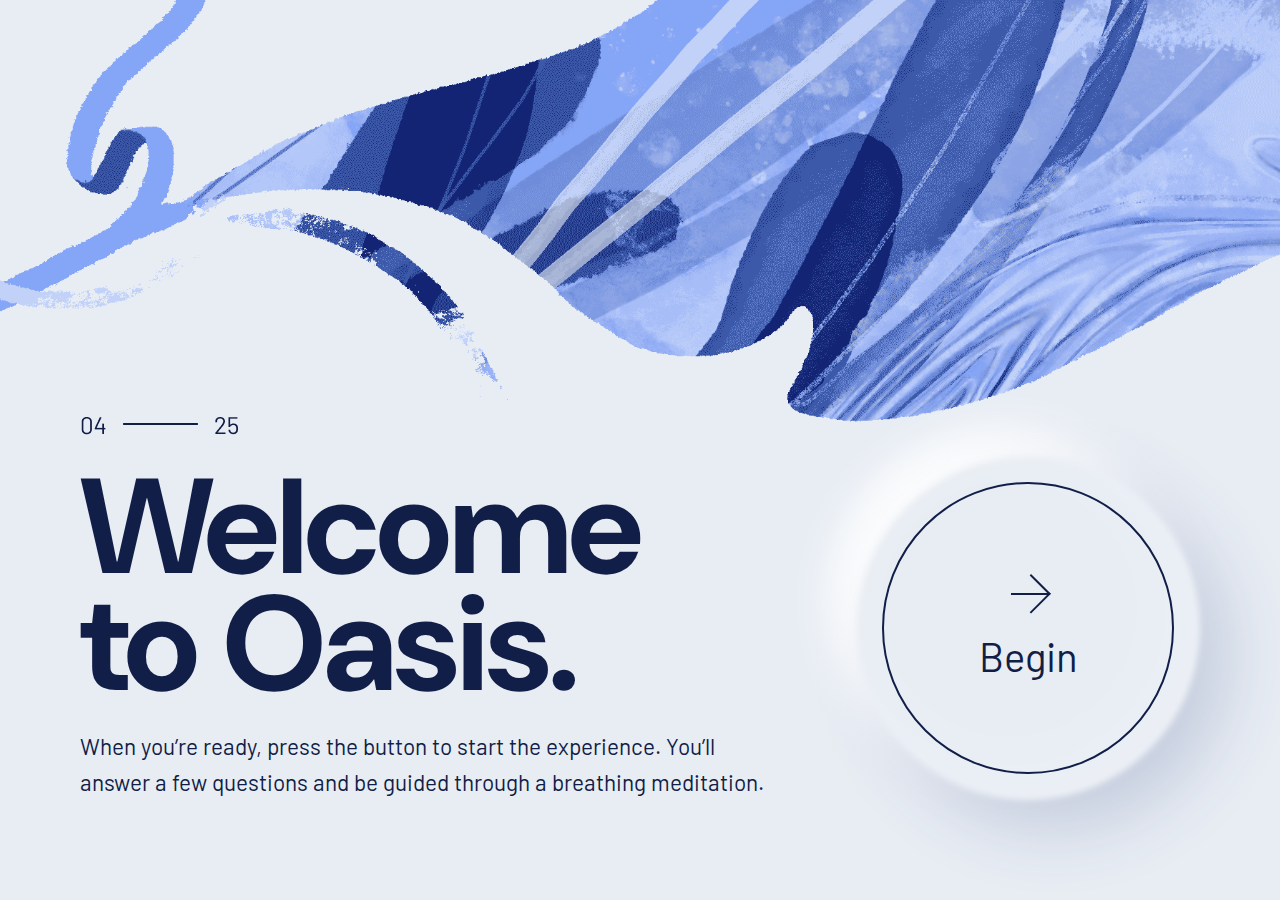
<file: OasisApp/index.html>
<!DOCTYPE html>
<html lang="en">

<head>
  <meta charset="utf-8">

  <title>Oasis</title>

  <link rel="stylesheet" href="styles/reset.css">
  <link rel="stylesheet" href="styles/index.css">
  <meta name="viewport" content="width=device-width, initial-scale=1">
  <link rel="icon" href="media/favicon-32.png" type="image/png" sizes="32x32">
  <link rel="icon" href="media/favicon-64.png" type="image/png" sizes="64x64">
  <!-- <script src="libraries/p5.min.js"></script> -->
  <!-- Global site tag (gtag.js) - Google Analytics -->
  <script async src="https://www.googletagmanager.com/gtag/js?id=UA-90541343-5"></script>
  <script>
    window.dataLayer = window.dataLayer || [];

    function gtag() {
      dataLayer.push(arguments);
    }
    gtag('js', new Date());

    gtag('config', 'UA-90541343-5');
  </script>
</head>

<body>
  <div class="wrapper" id="homeBg">
    <div class="homeTopBG heroImageAnimation"></div>
    <div class="containHome">
      <!-- Launch Info Section -->
      <div class="launchTextContainer">
        <img src="media/launch-extras.png" class="dateLine" alt="04 ------ 25">

        <h1 class="textHeadline">Welcome<br>to Oasis.</h1>

        <p class="textParagraph">When you’re ready, press the button to start the
          experience. You’ll answer a few questions and be
          guided through a breathing meditation.
        </p>
      </div>

      <!-- Begin Button -->
      <div class="beginButtonContainer" onclick="beginQuestions()">
        <div class="beginButton"></div>
        <div class="beginCircle">
          <div class="beginArrowContainer">
            <div class="beginArrowLine"></div>
            <div class="beginArrowPoint"></div>
          </div>

          <div class="beginText">Begin</div>
        </div>
      </div>
    </div>
  </div>

  <script src="scripts/index.js"></script>
</body>

</html>
</file>
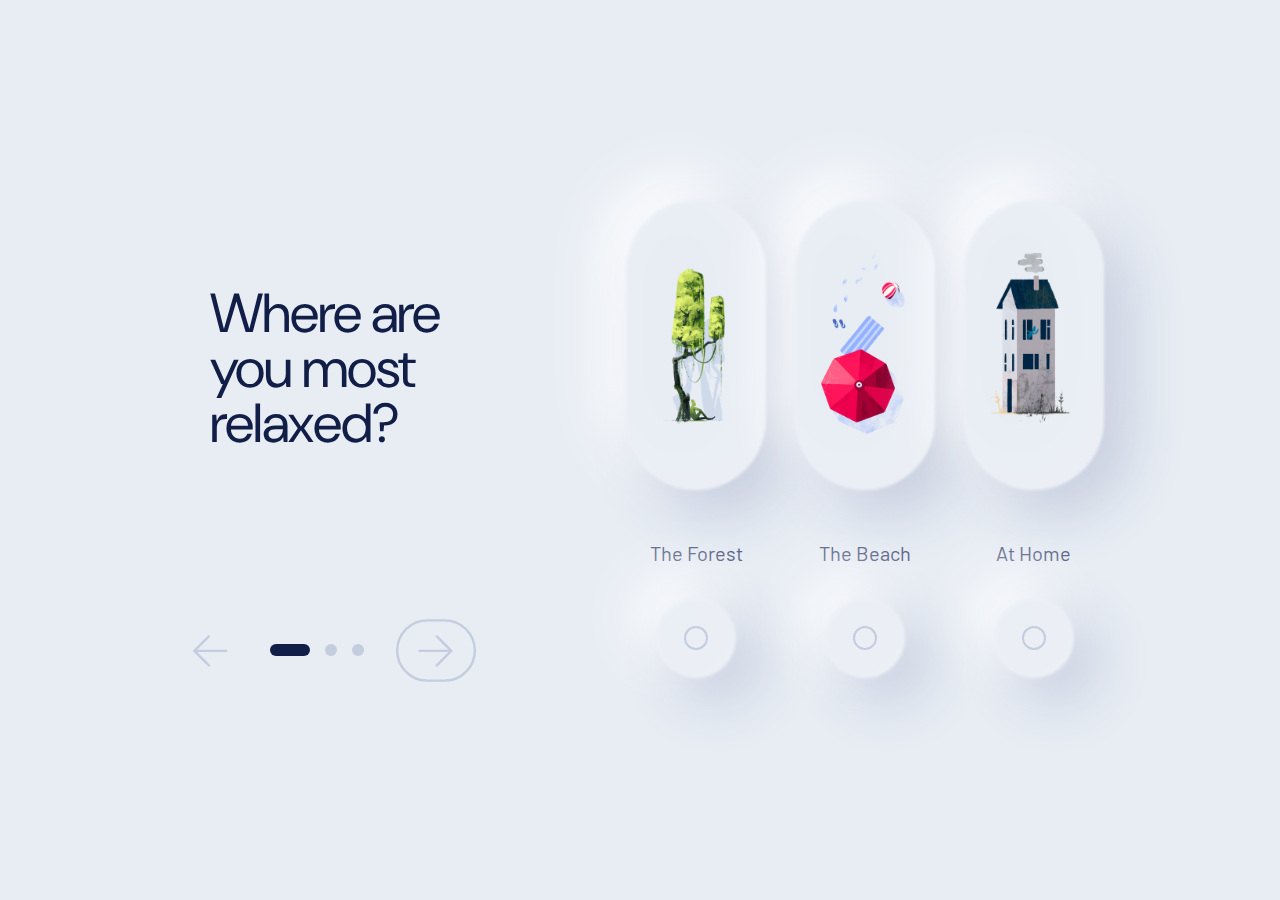
<file: OasisApp/question1.html>
<!DOCTYPE html>
<html lang="en">

<head>
  <meta charset="utf-8">

  <title>Oasis - Question 1</title>

  <link rel="stylesheet" href="styles/reset.css">
  <link rel="stylesheet" href="styles/questions.css">
  <meta name="viewport" content="width=device-width, initial-scale=1">
  <link rel="icon" href="media/favicon-32.png" type="image/png" sizes="32x32">
  <link rel="icon" href="media/favicon-64.png" type="image/png" sizes="64x64">
  <script src="scripts/index.js"></script>
  <!-- Global site tag (gtag.js) - Google Analytics -->
  <script async src="https://www.googletagmanager.com/gtag/js?id=UA-90541343-5"></script>
  <script>
    window.dataLayer = window.dataLayer || [];

    function gtag() {
      dataLayer.push(arguments);
    }
    gtag('js', new Date());

    gtag('config', 'UA-90541343-5');
  </script>
</head>

<body class="1">
  <div class="desktopVersion">
    <div class="wrapper">

      <div class="questionWrapper">

        <div class="questionInfoContainer">

          <!-- Question Text -->
          <div class="questionTextContainer">
            <h1 class="questionText">Where are<br>you most<br>relaxed?</h1>
          </div>

          <!-- Navigation -->
          <div class="navigationControls">

            <div class="navArrowContainer" onclick="back()">
              <div class="leftNavArrow"></div>
            </div>

            <div class="navBreadcrumbContainer">
              <div class="navBreadcrumb navCurrentBreadcrumb"></div>
              <div class="navBreadcrumb"></div>
              <div class="navBreadcrumb"></div>
            </div>

            <div class="navArrowContainer" onclick="answerQuestion()">
              <div class="rightNavArrow"></div>
            </div>

          </div>
        </div>

        <div class="optionRowContainer">

          <!-- Option 1 -->
          <div class="optionContainer">

            <div class="optionImageContainer">
              <div class="pillShape"></div>
              <img src="media/forest.png" class="optionImage">
            </div>

            <div class="optionText">
              <p>The Forest</p>
            </div>

            <div class="buttonContainer" onclick="answerQuestion(0)" id="0">
              <div class="buttonOuter"></div>
              <div class="buttonInner"></div>
            </div>

          </div>

          <!-- Option 2 -->
          <div class="optionContainer">

            <div class="optionImageContainer">
              <div class="pillShape"></div>
              <img src="media/beach.png" class="optionImage">
            </div>


            <div class="optionText">
              <p>The Beach</p>
            </div>

            <div class="buttonContainer" onclick="answerQuestion(1)" id="1">
              <div class="buttonOuter"></div>
              <div class="buttonInner"></div>
            </div>

          </div>

          <!-- Option 3 -->
          <div class="optionContainer">

            <div class="optionImageContainer">
              <div class="pillShape"></div>
              <img src="media/home.png" class="optionImage">
            </div>

            <div class="optionText">
              <p>At Home</p>
            </div>

            <div class="buttonContainer" onclick="answerQuestion(2)" id="2">
              <div class="buttonOuter"></div>
              <div class="buttonInner"></div>
            </div>

          </div>

        </div>

      </div>

    </div>
  </div>

  <div class="mobileVersion">
    <div class="mobileQuestionLeftRail">

      <!-- Question Text -->
      <div class="questionTextContainer">
        <h1 class="questionText">Where are<br>you most<br>relaxed?</h1>
      </div>

      <!-- Option 1 -->
      <div class="optionContainer">

        <div class="optionImageContainer">
          <div class="pillShape"></div>
          <img src="media/forest.png" class="optionImage">
        </div>
        <div class="textButtonContainer">


          <div class="buttonContainer" onclick="answerQuestion(0)" id="0">
            <div class="buttonOuter"></div>
            <div class="buttonInner"></div>
          </div>
          <div class="optionText">
            <p>The Forest</p>
          </div>
        </div>
      </div>
    </div>
    <div class="mobileQuestionRightRail">
      <!-- Option 2 -->
      <div class="optionContainer">
        <div class="optionImageContainer">
          <div class="pillShape"></div>
          <img src="media/beach.png" class="optionImage">
        </div>
        <div class="textButtonContainer">

          <div class="buttonContainer" onclick="answerQuestion(1)" id="1">
            <div class="buttonOuter"></div>
            <div class="buttonInner"></div>
          </div>
          <div class="optionText">
            <p>The Beach</p>
          </div>
        </div>
      </div>

      <!-- Option 3 -->
      <div class="optionContainer">
        <div class="optionImageContainer">
          <div class="pillShape"></div>
          <img src="media/home.png" class="optionImage">
        </div>
        <div class="textButtonContainer">

          <div class="buttonContainer" onclick="answerQuestion(2)" id="2">
            <div class="buttonOuter"></div>
            <div class="buttonInner"></div>
          </div>
          <div class="optionText">
            <p>At Home</p>
          </div>
        </div>

      </div>
    </div>
  </div>

</body>

</html>
</file>
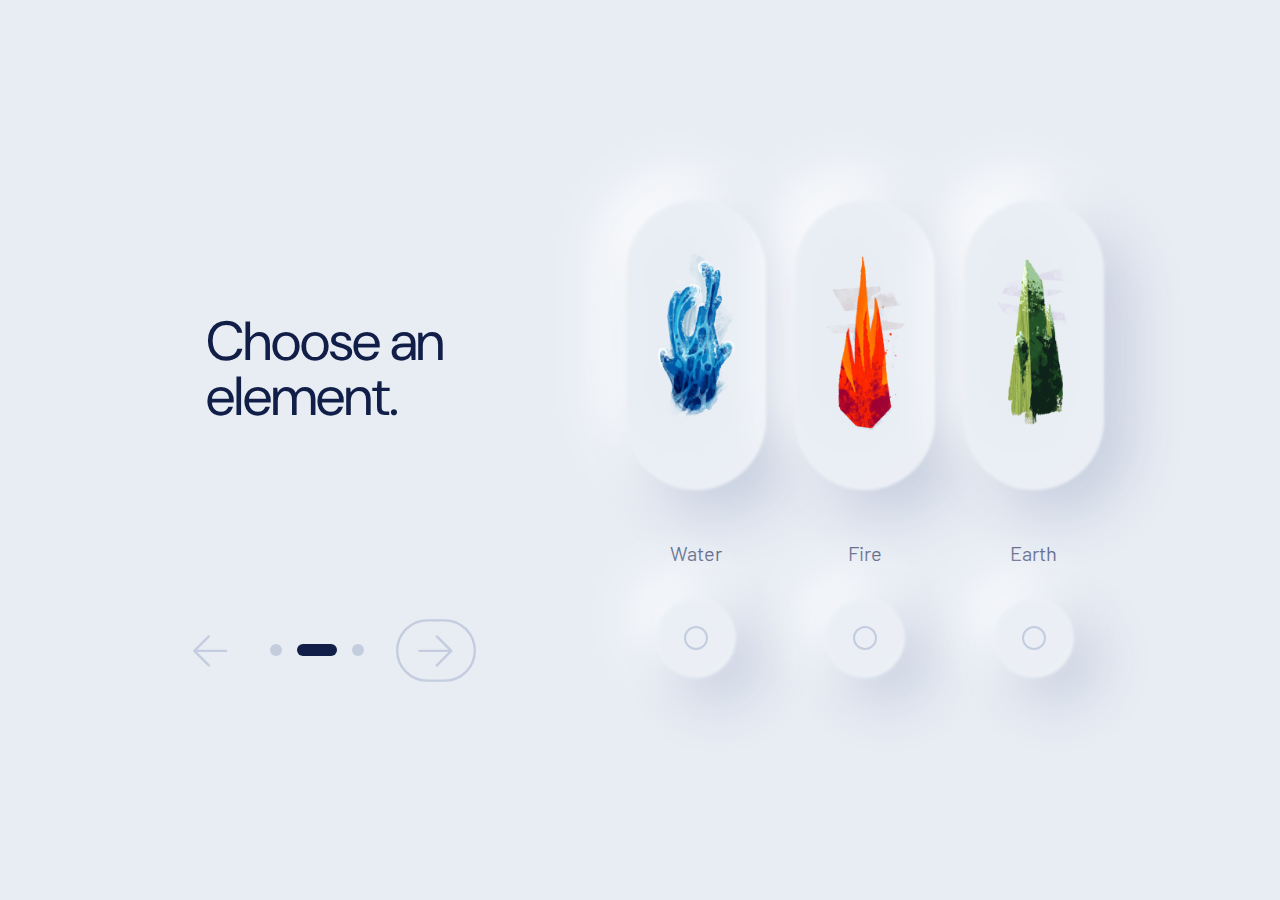
<file: OasisApp/question2.html>
<!DOCTYPE html>
<html lang="en">

<head>
  <meta charset="utf-8">

  <title>Oasis - Question 2</title>

  <link rel="stylesheet" href="styles/reset.css">
  <link rel="stylesheet" href="styles/questions.css">
  <meta name="viewport" content="width=device-width, initial-scale=1">
  <link rel="icon" href="media/favicon-32.png" type="image/png" sizes="32x32">
  <link rel="icon" href="media/favicon-64.png" type="image/png" sizes="64x64">
  <script src="scripts/index.js"></script>
  <!-- Global site tag (gtag.js) - Google Analytics -->
  <script async src="https://www.googletagmanager.com/gtag/js?id=UA-90541343-5"></script>
  <script>
    window.dataLayer = window.dataLayer || [];

    function gtag() {
      dataLayer.push(arguments);
    }
    gtag('js', new Date());

    gtag('config', 'UA-90541343-5');
  </script>
</head>

<body class="2">
  <div class="desktopVersion">
    <div class="wrapper">

      <div class="questionWrapper">

        <div class="questionInfoContainer">

          <!-- Question Text -->
          <div class="questionTextContainer">
            <h1 class="questionText">Choose an<br>element.</h1>
          </div>

          <!-- Navigation -->
          <div class="navigationControls">

            <div class="navArrowContainer" onclick="back(2)">
              <div class="leftNavArrow"></div>
            </div>

            <div class="navBreadcrumbContainer">
              <div class="navBreadcrumb "></div>
              <div class="navBreadcrumb navCurrentBreadcrumb"></div>
              <div class="navBreadcrumb"></div>
            </div>

            <div class="navArrowContainer" onclick="answerQuestion(2)">
              <div class="rightNavArrow"></div>
            </div>
          </div>
        </div>

        <div class="optionRowContainer">

          <!-- Option 1 -->
          <div class="optionContainer">

            <div class="optionImageContainer">
              <div class="pillShape"></div>
              <img src="media/water.png" class="optionImage">
            </div>

            <div class="optionText">
              <p>Water</p>
            </div>

            <div class="buttonContainer" onclick="answerQuestion(0)" id="0">
              <div class="buttonOuter"></div>
              <div class="buttonInner"></div>
            </div>

          </div>

          <!-- Option 2 -->
          <div class="optionContainer">

            <div class="optionImageContainer">
              <div class="pillShape"></div>
              <img src="media/fire.png" class="optionImage">
            </div>

            <div class="optionText">
              <p>Fire</p>
            </div>

            <div class="buttonContainer" onclick="answerQuestion(1)" id="1">
              <div class="buttonOuter"></div>
              <div class="buttonInner"></div>
            </div>

          </div>

          <!-- Option 3 -->
          <div class="optionContainer">

            <div class="optionImageContainer">
              <div class="pillShape"></div>
              <img src="media/earth.png" class="optionImage">
            </div>

            <div class="optionText">
              <p>Earth</p>
            </div>

            <div class="buttonContainer" onclick="answerQuestion(2)" id="2">
              <div class="buttonOuter"></div>
              <div class="buttonInner"></div>
            </div>

          </div>

        </div>

      </div>

    </div>
  </div>


  <div class="mobileVersion">
    <div class="mobileQuestionLeftRail">

      <!-- Question Text -->
      <div class="questionTextContainer">
        <h1 class="questionText">Choose an<br>element.</h1>
      </div>

      <!-- Option 1 -->
      <div class="optionContainer">

        <div class="optionImageContainer">
          <div class="pillShape"></div>
          <img src="media/water.png" class="optionImage">
        </div>
        <div class="textButtonContainer">


          <div class="buttonContainer" onclick="answerQuestion(0)" id="0">
            <div class="buttonOuter"></div>
            <div class="buttonInner"></div>
          </div>
          <div class="optionText">
            <p>Water</p>
          </div>
        </div>
      </div>
    </div>
    <div class="mobileQuestionRightRail">
      <!-- Option 2 -->
      <div class="optionContainer">
        <div class="optionImageContainer">
          <div class="pillShape"></div>
          <img src="media/fire.png" class="optionImage">
        </div>
        <div class="textButtonContainer">

          <div class="buttonContainer" onclick="answerQuestion(1)" id="1">
            <div class="buttonOuter"></div>
            <div class="buttonInner"></div>
          </div>
          <div class="optionText">
            <p>Fire</p>
          </div>
        </div>
      </div>

      <!-- Option 3 -->
      <div class="optionContainer">
        <div class="optionImageContainer">
          <div class="pillShape"></div>
          <img src="media/earth.png" class="optionImage">
        </div>
        <div class="textButtonContainer">

          <div class="buttonContainer" onclick="answerQuestion(2)" id="2">
            <div class="buttonOuter"></div>
            <div class="buttonInner"></div>
          </div>
          <div class="optionText">
            <p>Earth</p>
          </div>
        </div>

      </div>
    </div>
  </div>
</body>

</html>
</file>
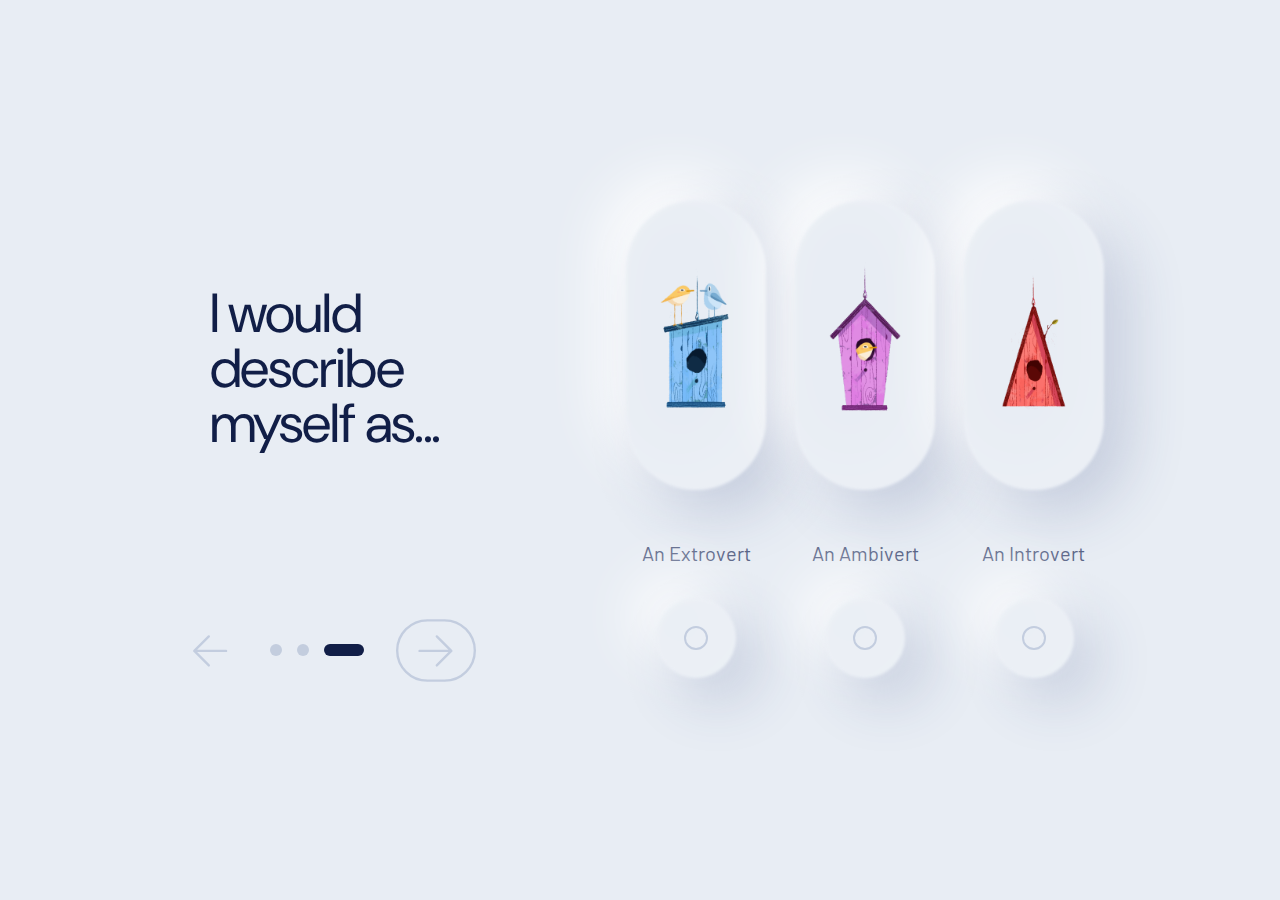
<file: OasisApp/question3.html>
<!DOCTYPE html>
<html lang="en">

<head>
  <meta charset="utf-8">

  <title>Oasis - Question 3</title>

  <link rel="stylesheet" href="styles/reset.css">
  <link rel="stylesheet" href="styles/questions.css">
  <meta name="viewport" content="width=device-width, initial-scale=1">
  <link rel="icon" href="media/favicon-32.png" type="image/png" sizes="32x32">
  <link rel="icon" href="media/favicon-64.png" type="image/png" sizes="64x64">
  <script src="scripts/index.js"></script>
  <!-- Global site tag (gtag.js) - Google Analytics -->
  <script async src="https://www.googletagmanager.com/gtag/js?id=UA-90541343-5"></script>
  <script>
    window.dataLayer = window.dataLayer || [];

    function gtag() {
      dataLayer.push(arguments);
    }
    gtag('js', new Date());

    gtag('config', 'UA-90541343-5');
  </script>
</head>

<body class="3">
  <div class="desktopVersion">
    <div class="wrapper">

      <div class="questionWrapper">

        <div class="questionInfoContainer">

          <!-- Question Text -->
          <div class="questionTextContainer">
            <h1 class="questionText">I would<br>describe<br>myself as...</h1>
          </div>

          <!-- Navigation -->
          <div class="navigationControls">

            <div class="navArrowContainer" onclick="back()">
              <div class="leftNavArrow"></div>
            </div>

            <div class="navBreadcrumbContainer">
              <div class="navBreadcrumb "></div>
              <div class="navBreadcrumb"></div>
              <div class="navBreadcrumb navCurrentBreadcrumb"></div>
            </div>

            <div class="navArrowContainer" onclick="answerQuestion()">
              <div class="rightNavArrow"></div>
            </div>

          </div>
        </div>

        <div class="optionRowContainer">

          <!-- Option 1 -->
          <div class="optionContainer">

            <div class="optionImageContainer">
              <div class="pillShape"></div>
              <img src="media/extroverted.png" class="optionImage">
            </div>

            <div class="optionText">
              <p>An Extrovert</p>
            </div>

            <div class="buttonContainer" onclick="answerQuestion(0)" id="0">
              <div class="buttonOuter"></div>
              <div class="buttonInner"></div>
            </div>

          </div>

          <!-- Option 2 -->
          <div class="optionContainer">

            <div class="optionImageContainer">
              <div class="pillShape"></div>
              <img src="media/ambiverted.png" class="optionImage">
            </div>

            <div class="optionText">
              <p>An Ambivert</p>
            </div>

            <div class="buttonContainer" onclick="answerQuestion(1)" id="1">
              <div class="buttonOuter"></div>
              <div class="buttonInner"></div>
            </div>

          </div>

          <!-- Option 3 -->
          <div class="optionContainer">

            <div class="optionImageContainer">
              <div class="pillShape"></div>
              <img src="media/introverted.png" class="optionImage">
            </div>

            <div class="optionText">
              <p>An Introvert</p>
            </div>

            <div class="buttonContainer" onclick="answerQuestion(2)" id="2">
              <div class="buttonOuter"></div>
              <div class="buttonInner"></div>
            </div>

          </div>

        </div>

      </div>

    </div>

  </div>
  <div class="mobileVersion">
    <div class="mobileQuestionLeftRail">

      <!-- Question Text -->
      <div class="questionTextContainer">
        <h1 class="questionText">I would<br>describe<br>myself as...</h1>
      </div>

      <!-- Option 1 -->
      <div class="optionContainer">

        <div class="optionImageContainer">
          <div class="pillShape"></div>
          <img src="media/extroverted.png" class="optionImage">
        </div>
        <div class="textButtonContainer">


          <div class="buttonContainer" onclick="answerQuestion(0)" id="0">
            <div class="buttonOuter"></div>
            <div class="buttonInner"></div>
          </div>
          <div class="optionText">
            <p>An Extrovert</p>
          </div>
        </div>
      </div>
    </div>
    <div class="mobileQuestionRightRail">
      <!-- Option 2 -->
      <div class="optionContainer">
        <div class="optionImageContainer">
          <div class="pillShape"></div>
          <img src="media/ambiverted.png" class="optionImage">
        </div>
        <div class="textButtonContainer">

          <div class="buttonContainer" onclick="answerQuestion(1)" id="1">
            <div class="buttonOuter"></div>
            <div class="buttonInner"></div>
          </div>
          <div class="optionText">
            <p>An Ambivert</p>
          </div>
        </div>
      </div>

      <!-- Option 3 -->
      <div class="optionContainer">
        <div class="optionImageContainer">
          <div class="pillShape"></div>
          <img src="media/introverted.png" class="optionImage">
        </div>
        <div class="textButtonContainer">

          <div class="buttonContainer" onclick="answerQuestion(2)" id="2">
            <div class="buttonOuter"></div>
            <div class="buttonInner"></div>
          </div>
          <div class="optionText">
            <p>An Introvert</p>
          </div>
        </div>

      </div>
    </div>
  </div>

</body>

</html>
</file>
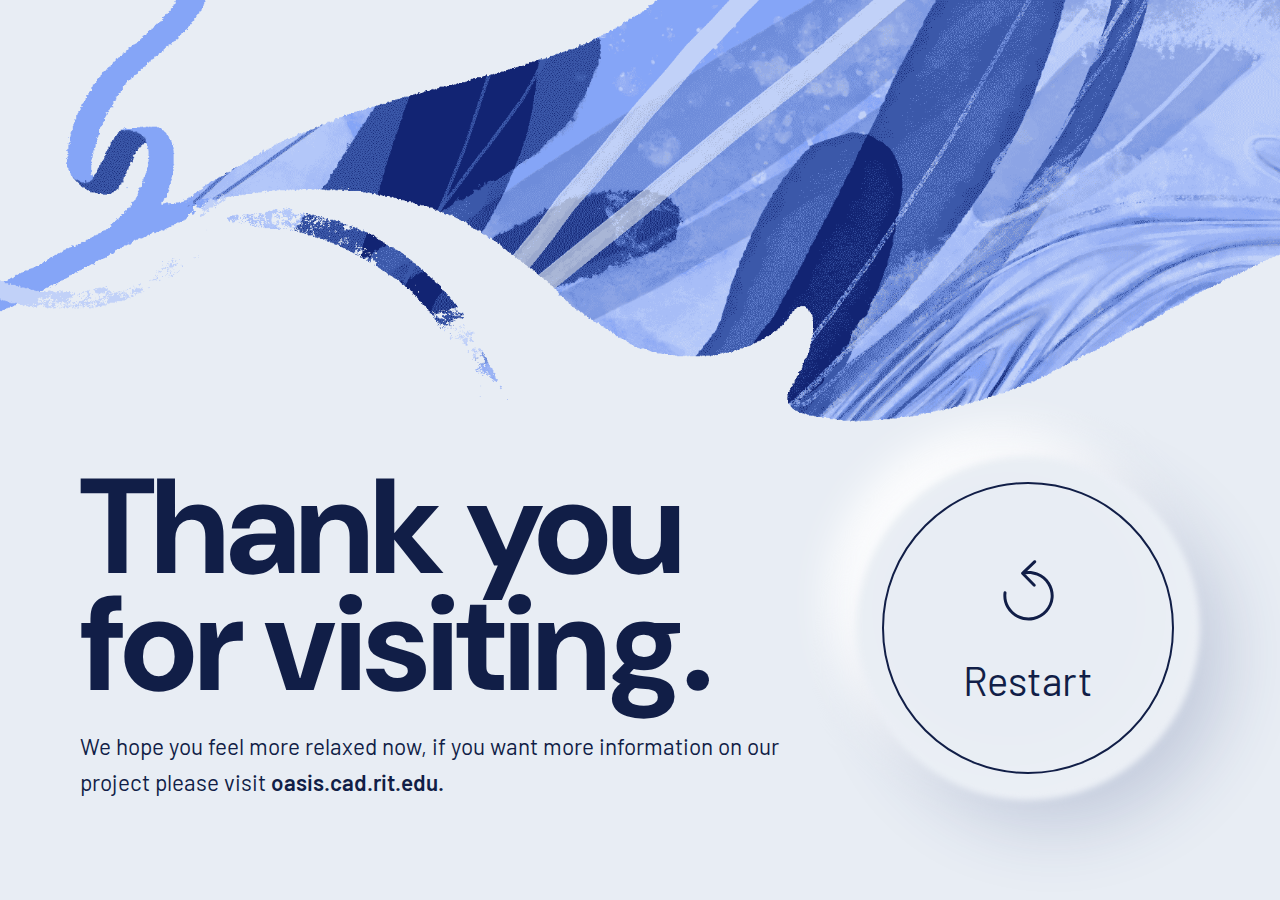
<file: OasisApp/restart.html>
<!DOCTYPE html>
<html lang="en">

<head>
  <meta charset="UTF-8" />
  <meta name="viewport" content="width=device-width, initial-scale=1.0" />
  <link rel="stylesheet" href="styles/reset.css">
  <link rel="stylesheet" href="styles/index.css" />

  <link rel="icon" href="media/favicon-32.png" type="image/png" sizes="32x32">
  <link rel="icon" href="media/favicon-64.png" type="image/png" sizes="64x64">

  <!-- <script src="https://cdnjs.cloudflare.com/ajax/libs/p5.js/0.10.2/p5.min.js"></script> -->
  <!-- Global site tag (gtag.js) - Google Analytics -->
  <script async src="https://www.googletagmanager.com/gtag/js?id=UA-90541343-5"></script>
  <script>
    window.dataLayer = window.dataLayer || [];

    function gtag() {
      dataLayer.push(arguments);
    }
    gtag('js', new Date());

    gtag('config', 'UA-90541343-5');
  </script>
  <title>Restart</title>
</head>

<body>
  <div class="wrapper" id="homeBg">
    <div class="homeTopBG heroImageAnimation"></div>
    <div class="containHome">
      <!-- Launch Info Section -->
      <div class="launchTextContainer">

        <h1 class="textHeadline">Thank you for visiting.</h1>
        <p class="textParagraph">We hope you feel more relaxed now, if you want more information on our project please
          visit
          <a href="https://oasis.cad.rit.edu"> <span class="boldBarlow">oasis.cad.rit.edu.</span></a>

        </p>
      </div>

      <!-- Begin Button -->
      <div class="restartBackHome mobileWhite">
        <a href="https://oasis.cad.rit.edu" class="BackHome"> <span>Back Home</span></a>
        <div class="beginButtonContainer restartButtonContainer">

          <div class="beginButton"></div>
          <a href="index.html" class="beginCircle">
            <!-- <div class="beginArrow"></div> -->
            <div class="beginArrowContainer">
              <img src="media/restartArrow.svg" class="restartArrow"></img>
            </div>
            <div class="textParagraph beginText restartText">Restart</div>

          </a>
        </div>
      </div>
    </div>
  </div>

</body>
<script src="scripts/index.js"></script>

</html>
</file>
<file: OasisApp/styles/index.css>
@import url("https://fonts.googleapis.com/css?family=Barlow:400,600|DM+Sans:400,500,700&display=swap");
@import url("https://fonts.googleapis.com/css?family=Barlow&display=swap");

a {
  color: inherit;
  text-decoration: inherit;
}
.boldBarlow {
  font-weight: 600;
}
.dateLine {
  display: block;
}
.mobileWhite {
  background-color: #e8edf4;
}

.restartBackHome {
  width: auto;
}
.BackHome {
  margin-bottom: 70px;
  font-family: "Barlow", sans-serif;
  font-weight: 600;
  font-size: 14px;
  /* line-height: 19px; */
  /* height: 40px; */
  /* or 133% */
  margin-top: -20px;

  text-align: center;

  color: #113447;
}
.homeTopBG {
  background-image: url("../media/main-app.png");
  background-repeat: no-repeat;
  width: 100%;
  /* height: 20%; */
  height: 50%;
  position: absolute;
  background-size: cover;
  background-position: bottom;
}

.heroImageAnimation {
  /* width: 100%;
  height: auto; */

  /* transform: scale(2); */

  /* -webkit-mask: url("../media/spriteSheet.png");
  mask: url("../media/spriteSheet.png");
  -webkit-mask-size: cover;
  mask-size: cover;
  mask-repeat: no-repeat;
  -webkit-mask-repeat: no-repeat;
  -webkit-animation: imageWipeIn 2s steps(29) forwards;
  animation: imageWipeIn 2s steps(29) forwards; */
}

@keyframes imageWipeIn {
  0% {
    -webkit-mask-position: 100% 0;
    mask-position: 100% 0;
  }
  100% {
    -webkit-mask-position: 0 0;
    mask-position: 0 0;
  }
}

.textLabel {
  color: var(--white, white);
  font-family: "DM Sans", sans-serif;
  font-weight: 700;
  font-size: 1.5rem;
}

.textSubhead {
  color: var(--dark-gray, black);
  font-family: "DM Sans", sans-serif;
  font-weight: 400;
  font-size: 3rem;
}

.restartArrow {
  height: 75px;
  width: 75px;

  /* margin-top: 80px; */
  transition: all 0.6s cubic-bezier(0.58, 0.005, 0.385, 0.995);
}
.beginCircle:hover .restartArrow {
  transform: rotate(-75deg);
}

/* Selection Button Container */
.medium-grayBG {
  background-color: var(--medium-gray, gray);
}
.medium-grayBorder {
  border-color: var(--medium-gray, gray);
}

.beginArrow {
  background-image: url("../media/next.svg");
  height: 41px;
  width: 50px;
  background-repeat: no-repeat;
  margin-top: 80px;
}

/* RippleWave */
.rippleWave {
  width: 300px;
  height: 300px;

  background: #f5f8fc;
  border: 24px solid #f8fbff;
  box-sizing: border-box;
  box-shadow: 22px 22px 60px rgba(55, 84, 170, 0.1), -22px -22px 60px #ffffff,
    inset 12px 12px 80px rgba(40, 62, 130, 0.3), inset -16px -16px 80px #ffffff;
  filter: blur(13px);
  border-radius: 605px;
  position: relative;
}

.launchTextWrapper {
  position: relative;
  margin: 0 auto;
  /* width: 2300px; */
  height: 96vh;
  z-index: 2;
}
/* calibration page */

.calibrationPara {
  font-family: "Barlow";
  font-size: 24px;
  line-height: 40px;
  /* or 167% */

  color: #111e47;
}
.calibrationLogo {
  margin-bottom: -3px;
  margin-left: 3px;
  margin-right: 3px;
}

.calibrationArrowContainer {
  display: flex;
  flex-direction: row;
  /* height: 50px; */
  /* margin-bottom: -140px; */
  align-items: center;
  padding: 20px 30px;
  border: solid;
  border-radius: 50px;
  color: #9dacca;
  /* left: 50%; */
  width: max-content;
}
.calibrationTextContainer {
  /* position: absolute; */
  width: 533px;
  height: 450px;
  margin-top: -110px;
  /* left: 120px; */
}
.calibrationArrowContainer:hover .beginArrowLine {
  transition: all 185ms cubic-bezier(0.58, 0.005, 0.385, 0.995);
  background-color: #e8edf4;
  width: 100px;
}

.calibrationArrowContainer:hover .beginArrowPoint {
  border-color: #e8edf4;
}

.calibrationButtonContainer {
  margin-top: 60px;
}
.calibrationArrowContainer:hover {
  background-color: #84a4f6;
  border-color: #84a4f6;
  cursor: pointer;
}

.restartButtonContainer {
  right: 120px;
  bottom: 150px;
}

.restartTextContainer {
  left: 140px;
  bottom: 230px;
}

/* COLOR VARIABLES TODO - WHICH ONES ARE ACTUALLY USED? ALSO, FIX ALL COLOR NAMES AND HEX CODES) */
:root {
  --white: #f5f8fc;
  --red: #d2290a;
  --light-blue: #c0d1fc;
  --medium-blue: #84a4f6;
  --dark-blue: #304fa1;
  --darker-blue: #283e82;
  --light-gray: #dadfe8;
  --medium-gray: #9dacca;
  --dark-gray: #111e47;
}

/****************************************************************************************/

/* TRANSITIONS */
@keyframes homeText {
  0% {
    opacity: 0;
    bottom: 0;
  }
  100% {
    opacity: 1;
    bottom: 7vw;
  }
}
@keyframes fadeIn {
  0% {
    opacity: 0;
  }
  100% {
    opacity: 1;
  }
}

/* FULL PAGE WRAPPER */
.wrapper {
  width: 100vw;
  height: 100vh;
  background-color: #e8edf4;
  opacity: 1;
  transition: 1s cubic-bezier(0.445, 0.05, 0.55, 0.95);
}

.containHome {
  margin: 0 auto;
  max-width: 1700px;
  height: 100%;
  /* background-color: black; */
  display: flex;
  align-items: flex-end;
  justify-content: space-between;

  flex-direction: row;
  padding: 0px 80px 0px 80px;
}

/* WRAPPER FADE OUT TRANSITION */
.fadeOut {
  opacity: 0;
}

/* HOME PAGE BACKGROUND */
/* #homeBg { */
/* background-image: url("../media/launch-background-image.png");
  background-repeat: no-repeat; */
/* } */

/* TEXT CONTAINER */
.launchTextContainer {
  z-index: 1;
  margin-bottom: 100px;
  opacity: 1;
  animation: homeText 1s ease-in-out;
}

/* MAIN HEADER */
.textHeadline {
  color: var(--dark-gray, black);
  font-family: "DM Sans", sans-serif;
  font-weight: 700;
  font-size: 15vh;
  line-height: 13vh;
  letter-spacing: -0.02em;
  margin: 25px 0;
  max-width: 1000px;
}

/* INFO TEXT */
.textParagraph {
  color: var(--dark-gray, darkslategray);
  font-family: "Barlow", sans-serif;
  font-weight: 400;
  font-size: 2.5vh;
  line-height: 4vh;
  max-width: 700px;
  /* width: 40%; */
}

/* BEGIN BUTTON CONTAINER */
.beginButtonContainer {
  margin-bottom: 100px;
  display: flex;
  justify-content: center;
  align-items: center;
  z-index: 1;
  opacity: 1;
  animation: fadeIn 1s ease-in-out;
}

/* BEGIN BUTTON OUTER OUTLINE SHADOW */
.beginButton {
  width: 344px;
  height: 344px;

  background: #e8edf4;
  box-shadow: 26.2778px 26.2778px 71.6667px rgba(47, 67, 125, 0.2),
    -26.2778px -26.2778px 40px #ffffff,
    inset 4.77778px 4.77778px 11.9444px rgba(255, 255, 255, 0.1),
    inset -19.1111px -19.1111px 95.5556px rgba(255, 255, 255, 0.2);
  filter: blur(3px);
  border-radius: 100%;
}

/* BEGIN BUTTON INNER CONTENT */
.beginCircle {
  width: 288px;
  height: 288px;

  display: flex;
  flex-direction: column;
  justify-content: center;
  align-items: center;
  position: absolute;
  border: 2px solid #111e47;
  border-radius: 100%;
}
.beginCircle:hover {
  cursor: pointer;
}

/* BEGIN ARROW CONTAINER */
.beginArrowContainer {
  display: flex;
  align-items: center;
}

/* BEGIN ARROW LINE */
.beginArrowLine {
  width: 3vw;
  height: 2px;

  background-color: #111e47;

  transition: width 185ms cubic-bezier(0.58, 0.005, 0.385, 0.995);
}
.beginCircle:hover .beginArrowLine {
  width: 5vw;
}

/* BEGIN ARROW POINT */
.beginArrowPoint {
  width: 2vw;
  height: 2vw;

  transform: rotate(-45deg);

  border: 2px solid #111e47;
  border-top: none;
  border-left: none;

  margin-left: -2.5vw;
}

/* "BEGIN" BUTTON TEXT */
.beginText {
  color: #111e47;
  font-family: "Barlow", sans-serif;
  font-size: 40px;

  margin-top: 10%;
}

/* Max Screen Size */
@media screen and (max-width: 1900px) {
  .beginButton {
    width: 344px;
    height: 344px;
  }
  .beginCircle {
    width: 288px;
    height: 288px;
  }
}
@media screen and (max-width: 1200px) {
  .textParagraph {
    width: 80%;
    font-size: 20px;
    line-height: 30px;
  }
  .textHeadline {
    font-size: 100px;
    line-height: 90px;
  }
  .beginCircle {
    width: 208px;
    height: 208px;
  }
  .beginButton {
    width: 264px;
    height: 264px;
  }
  .beginText {
    font-size: 30px;
    text-align: center;
  }
  .restartArrow {
    height: 54px;
    width: 54px;
  }
  .restartText {
    color: #111e47;
    font-size: 26px;
  }
}
@media screen and (max-width: 1000px) {
  .dateLine {
    display: none;
  }
  .textParagraph {
    width: 80%;
    font-size: 18px;
  }
  .textHeadline {
    font-size: 80px;
    line-height: 67px;
    margin: 14px 0;
  }
  .beginCircle {
    width: 208px;
    height: 208px;
  }
  .beginButton {
    width: 264px;
    height: 264px;
  }
  .beginText {
    font-size: 30px;
    text-align: center;
  }
  .restartArrow {
    height: 54px;
    width: 54px;
  }
  .restartText {
    color: #111e47;
    font-size: 26px;
  }
}
.BackHome {
  display: none;
}

/* MOBILE VERSION */
@media screen and (max-width: 780px) {
  /* HOME PAGE BACKGROUND */
  /* #homeBg {
  } */

  .homeTopBG {
    background-image: none;
  }
  .restartBackHome {
    display: flex;
    flex-direction: column;
    width: 100%;
    align-items: center;
  }
  .containHome {
    flex-direction: column;
    padding: 0;
  }
  .BackHome {
    display: block;
  }
  /* TEXT CONTAINER */
  .launchTextContainer {
    height: 55%;
    position: relative;
    /* left: 0; */
    /* bottom: 0; */
    display: flex;
    flex-direction: column;
    justify-content: center;
    animation: none;
    background-color: #113447;
    /* padding-left: 5vw; */
    width: 100%;
    padding-top: 30px;
    padding-bottom: 30px;
  }

  /* MAIN HEADER */
  .textHeadline {
    color: #e8edf4;
    font-size: 85px;
    line-height: 82px;
    margin-top: 0;
    width: 90%;
    align-self: center;
  }

  /* INFO TEXT */
  .textParagraph {
    color: #e8edf4;
    font-size: 16px;
    line-height: 30px;
    width: 90%;
    align-self: center;
  }

  /* BEGIN BUTTON CONTAINER */
  .beginButtonContainer {
    width: 100%;
    height: 45%;

    right: 0;
    bottom: 0;
  }
  .beginArrowPoint {
    width: 20px;
    height: 20px;
    margin-left: -24px;
  }

  .beginArrowLine {
    width: 29px;
  }

  .beginArrowLine:hover {
    width: 49px;
  }
  .beginButton {
    width: 244px;
    height: 244px;
  }
  .beginCircle {
    width: 208px;
    height: 208px;
  }
  .restartText {
    color: #111e47;
    font-size: 26px;
  }
}
@media screen and (max-width: 600px) {
  .textHeadline {
    margin-top: 0;
  }
  .launchTextContainer {
    height: 32%;
  }
  /* MAIN HEADER */
  .textHeadline {
    color: #e8edf4;
    font-size: 60px;
    line-height: 62px;
    margin-top: 0;
    width: 90%;
    align-self: center;
    margin-top: 25px;
  }

  /* INFO TEXT */
  .textParagraph {
    color: #e8edf4;
    font-size: 14px;
    line-height: 20px;
    width: 90%;
    align-self: center;
    margin-bottom: 25px;
  }
  .beginArrowLine {
    width: 40px;
  }
  .beginCircle:hover .beginArrowLine {
    width: 40px;
  }
  .restartText {
    color: #111e47;
    font-size: 26px;
  }
}
</file>
<file: OasisApp/styles/questions.css>
/* GOOGLE FONTS */
@import url("https://fonts.googleapis.com/css2?family=Barlow:wght@300&family=DM+Sans:wght@500&display=swap");

/* COLOR VARIABLES */
:root {
  --white: #f5f8fc;
  --off-white: #e8edf4;
  --light-gray: #c3cdde;
  --medium-gray: #9dacca;
  --dark-gray: #5a6587;
  --medium-blue: #84a4f6;
  --dark-blue: #111e47;
}

/* ANIMATIONS */
@keyframes fadeIn {
  0% {
    opacity: 0;
  }
  100% {
    opacity: 1;
  }
}
@keyframes fadeOut {
  0% {
    opacity: 1;
  }
  100% {
    opacity: 0;
  }
}
@keyframes toCurrentBreadcrumb {
  0% {
    width: 12px;
    background-color: var(--light-gray);
  }
  100% {
    width: 40px;
    background-color: var(var(--dark-blue));
  }
}
@keyframes fromPreviousBreadcrumb {
  0% {
    width: 40px;
    background-color: var(var(--dark-blue));
  }
  100% {
    width: 12px;
    background-color: var(--light-gray);
  }
}
@keyframes imageWipeIn {
  0% {
    -webkit-mask-position: 100% 0;
    mask-position: 100% 0;
  }
  100% {
    -webkit-mask-position: 0 0;
    mask-position: 0 0;
  }
}
@keyframes imageWipeOut {
  0% {
    -webkit-mask-position: 0 0;
    mask-position: 0 0;
  }
  100% {
    -webkit-mask-position: 100% 0;
    mask-position: 100% 0;
  }
}

/* Desktop Mobile */
.desktopVersion {
  display: block;
}
.mobileVersion {
  display: none;
}

/* FULL PAGE WRAPPER */
.wrapper {
  width: 100vw;
  height: 100vh;

  background-color: var(--off-white);
}

.questionWrapper {
  height: 100vh;

  display: flex;
  justify-content: space-between;
  align-items: center;

  margin: 0 auto;
  max-width: 1700px;
}

.questionInfoContainer {
  width: 30%;

  display: flex;
  flex-direction: column;
  justify-content: space-between;
  align-items: center;

  margin-right: 10%;
}

/* QUESTION TEXT */
.questionTextContainer {
  height: 300px;

  display: flex;
  align-items: center;

  margin-bottom: 100px;
}

.questionText {
  font-family: "DM Sans", sans-serif;
  font-size: 96px;
  letter-spacing: -0.02em;
  color: var(--dark-blue);

  animation: fadeIn 1s ease-in-out;
}

.questionTextFadeOut {
  opacity: 0;
  animation: fadeOut 1s ease-in-out;
}

/* NAVIGATION */
.navigationControls {
  width: 100%;
  display: flex;
  justify-content: space-between;
  align-items: center;
}

.navBreadcrumbContainer {
  width: 40%;
  display: flex;
  justify-content: space-evenly;
}

.navBreadcrumb {
  width: 12px;
  height: 12px;

  border-radius: 12px;
  background-color: var(--light-gray);
}

.navCurrentBreadcrumb {
  width: 40px;

  background-color: var(--dark-blue);
  animation: toCurrentBreadcrumb 1s ease-in-out;
}

.navPreviousBreadcrumb {
  animation: fromPreviousBreadcrumb 1s ease-in-out;
}

.navArrowContainer {
  display: flex;
  align-items: center;
}

.leftNavArrow {
  background-image: url(../media/leftNavArrow.svg);
  background-size: contain;
  width: 102px;
  height: 80px;
  transition: 0.246s cubic-bezier(0.785, 0.135, 0.15, 0.86);
  background-repeat: no-repeat;
}
.rightNavArrow {
  background-image: url(../media/rightNavArrow.svg);
  background-size: contain;
  width: 102px;
  height: 80px;
  transition: 0.246s cubic-bezier(0.785, 0.135, 0.15, 0.86);
  background-repeat: no-repeat;
  margin-left: 16px;
}

.leftNavArrow:hover {
  cursor: pointer;
  background-image: url(../media/leftNavArrow_hover.svg);
}
.rightNavArrow:hover {
  cursor: pointer;
  background-image: url(../media/rightNavArrow_hover.svg);
}

.navArrowLine {
  width: 2.5vw;
  height: 2px;

  background-color: var(--dark-blue);

  transition: all 185ms ease-in-out;
}

.navArrowPoint {
  width: 1.5vw;
  height: 1.5vw;

  transform: rotate(-45deg);

  border: 2px solid var(--dark-blue);
  border-top: none;
  border-left: none;

  margin-left: -1.75vw;

  transition: all 185ms ease-in-out;
}

.flipBy180 {
  transform: rotate(180deg);
}

.navArrowContainer:hover .navArrowLine {
  cursor: pointer;
  background-color: var(--medium-gray);
}
.navArrowContainer:hover .navArrowPoint {
  cursor: pointer;
  border-color: var(--medium-gray);
}

.optionRowContainer {
  width: 60%;
  height: 650px;
  display: flex;
  justify-content: space-between;
}

/* OPTIONS */
.optionContainer {
  width: 25%;
  height: 100%;

  display: flex;
  flex-direction: column;
  justify-content: center;
  align-items: center;
}

.optionImageContainer {
  width: 100%;
  position: relative;
  display: flex;
  align-items: center;
  margin-bottom: 10px;
}

.pillShape {
  width: 100%;
  /* height: 25vw; */
  height: 450px;
  position: absolute;

  background-color: var(--off-white);
  box-shadow: 22px 22px 60px rgba(47, 67, 125, 0.2), -22px -22px 60px #ffffff,
    inset 4px 4px 10px rgba(255, 255, 255, 0.1),
    inset -16px -16px 80px rgba(255, 255, 255, 0.2);
  filter: blur(1.5px);
  border-radius: 400px;
}

.optionImage {
  width: 100%;
  height: auto;

  transform: scale(0.75);

  mask: url("../media/spriteSheet.png");
  -webkit-mask: url("../media/spriteSheet.png");

  -webkit-mask-size: cover;
  mask-size: cover;
  -webkit-animation: imageWipeIn 2s steps(29) forwards;
  animation: imageWipeIn 2s steps(29) forwards;
}

.imageWipeOut {
  -webkit-animation: imageWipeOut 2s steps(29) forwards;
  animation: imageWipeOut 2s steps(29) forwards;
}

.optionText {
  width: 100%;

  height: 120px;
  margin-bottom: 60px;
  display: flex;
  justify-content: center;
  align-items: center;

  font-family: "Barlow", sans-serif;
  font-size: 26px;
  color: var(--dark-gray);
  text-align: center;
  font-weight: 400;
  animation: fadeIn 1s ease-in-out;

  height: 90px;
  margin-top: 30px;
}

.optionTextFadeOut {
  opacity: 0;
  animation: fadeOut 1s ease-in-out;
}

.buttonContainer {
  width: 100%;
  height: 100px;

  display: flex;
  justify-content: center;
  align-items: center;

  position: relative;
}

.buttonOuter {
  width: 100px;
  height: 100px;

  position: absolute;

  background-color: var(--off-white);
  box-shadow: 22px 22px 60px rgba(47, 67, 125, 0.2), -22px -22px 60px #ffffff,
    inset 4px 4px 10px rgba(255, 255, 255, 0.1),
    inset -16px -16px 80px rgba(255, 255, 255, 0.2);
  filter: blur(1.5px);
  border-radius: 100px;
  /* transition: all 85ms ease-in-out; */
  stroke: none;
}

.buttonInner {
  width: 30px;
  height: 30px;

  position: absolute;

  border: 2px solid #c3cddf;
  border-radius: 40px;
  /* transition: all 85ms ease-in-out; */
}

.buttonContainer:hover .buttonOuter {
  cursor: pointer;
  background-color: var(--white);
  background: #f5f8fc;
  border: 5px solid #f8fbff;
  box-sizing: border-box;
  box-shadow: 12px 12px 20px rgba(55, 84, 170, 0.1), -12px -12px 20px #ffffff,
    inset 6px 6px 30px rgba(40, 62, 130, 0.2), inset -8px -8px 30px #ffffff;
  filter: blur(4px);
}
.buttonContainer:hover .buttonInner {
  cursor: pointer;
  border: 3px solid var(--medium-blue);
  box-shadow: 0 0 11px var(--medium-blue);
}
.outerSelected {
  background-color: var(--white);
  background: #f5f8fc;
  border: 5px solid #f8fbff;
  box-sizing: border-box;
  box-shadow: 12px 12px 20px rgba(55, 84, 170, 0.1), -12px -12px 20px #ffffff,
    inset 6px 6px 30px rgba(40, 62, 130, 0.2), inset -8px -8px 30px #ffffff;
  filter: blur(4px);
}
.selected {
  border: 2px solid var(--medium-blue) !important;
  box-shadow: 0 0 11px var(--medium-blue) !important;
}

/* Max Screen Size */
@media screen and (max-width: 1900px) {
  .optionText {
    font-size: 26px;
  }
}

@media screen and (max-width: 1800px) {
  .questionText {
    font-size: 76px;
  }
  .questionInfoContainer {
    width: 25%;
  }
  .leftNavArrow {
    width: 84px;
    height: 63px;
  }
  .rightNavArrow {
    width: 84px;
    height: 63px;
  }
  .navigationControls {
    width: 90%;
  }
  .optionRowContainer {
    width: 50%;
  }
  .optionText {
    margin-bottom: 0;
    font-size: 26px;
  }
  .questionWrapper {
    max-width: 1500px;
  }
  .pillShape {
    height: 400px;
  }
}

@media screen and (max-width: 1560px) {
  .questionWrapper {
    max-width: 1300px;
  }
  .pillShape {
    height: 330px;
  }
  .questionText {
    font-size: 66px;
  }
  .optionText {
    height: 90px;
    margin-top: 30px;
  }
}
@media screen and (max-width: 1350px) {
  .questionWrapper {
    max-width: 1050px;
  }
  .optionText {
    font-size: 20px;
  }
  .optionImageContainer {
    width: 140px;
  }
  .pillShape {
    height: 290px;
  }
  .buttonContainer {
    height: 80px;
  }
  .questionText {
    font-size: 55px;
  }
  .navigationControls {
    width: 310px;
  }
  .buttonOuter {
    width: 80px;
    height: 80px;
  }
  .buttonInner {
    width: 20px;
    height: 20px;
  }
}

@media screen and (max-width: 1350px) {
  .questionWrapper {
    max-width: 900px;
  }
  .questionInfoContainer {
    width: 30%;
  }
  .desktopVersion {
    display: block;
  }
  .mobileVersion {
    display: none;
  }
}
/* MOBILE VERSION */
@media screen and (max-width: 1000px) {
  .desktopVersion {
    display: none;
  }
  .mobileVersion {
    display: flex;
    flex-direction: row;
    height: 100vh;
    max-height: 1700px;
    background-color: var(--off-white);
  }
  .questionWrapper {
    flex-direction: column;
    justify-content: center;
  }

  .questionInfoContainer {
    width: 100%;
    justify-content: center;
    align-items: center;
    margin-right: 0;
  }

  /* QUESTION TEXT */
  .questionTextContainer {
    height: 150px;
  }

  .questionText {
    font-size: 8vw;
  }

  /* NAVIGATION */
  .navigationControls {
    width: 25%;
  }

  .optionRowContainer {
    width: 100%;
    height: 60%;

    justify-content: space-evenly;
    align-items: center;
  }

  /* OPTIONS */
  .optionContainer {
    height: 50%;
    width: auto;
  }

  .pillShape {
    height: 240px;
  }
  .optionImageContainer {
    width: 120px;
  }
  .optionText {
    font-size: 20px;
    width: 220px;
    margin-top: 0;
  }

  .buttonOuter {
    width: 75px;
    height: 75px;
  }

  .buttonInner {
    width: 30px;
    height: 30px;
  }
}
@media screen and (max-width: 526px) {
  .lastQuestion {
    flex-direction: column;
    align-items: flex-end;
    margin-right: 0;
    margin-bottom: 0;
  }
  .lastQuestionButton {
    margin-right: 0px;
  }
}
.mobileQuestionRightRail {
  /* background-color: red; */
  width: 50%;
  display: flex;
  flex-direction: column;
  align-items: center;
  justify-content: space-evenly;
  padding: 10px 0 10px 0;
}
.mobileQuestionLeftRail {
  /* background-color: grey; */
  width: 50%;
  padding: 50px 0 50px 0;
  display: flex;
  flex-direction: column;
  align-items: center;
  justify-content: space-evenly;
}
.textButtonContainer {
  display: flex;
  flex-direction: row;
  width: 220px;
}

@media screen and (max-width: 525px) {
  .textButtonContainer {
    width: 160px;
    /* margin-top: 20px; */
  }
  .optionText {
    font-size: 16px;
    width: 300px;
  }

  .buttonOuter {
    width: 65px;
    height: 65px;
  }

  .buttonInner {
    width: 20px;
    height: 20px;
  }
  .optionImageContainer {
    /* width: 100px; */
    width: 135px;
  }

  .pillShape {
    /* height: 210px; */
    height: 250px;
  }
  .optionContainer {
    height: 35%;
  }
  .optionImage {
    transform: scale(0.95);
  }
  .mobileVersion {
    justify-content: center;
  }
  .mobileQuestionLeftRail {
    justify-content: normal;
    width: 48%;
  }
  .mobileQuestionRightRail {
    width: 48%;
  }
  .lastQuestion {
    flex-direction: row-reverse;
    align-items: flex-end;
    margin-right: 142px;
  }
  .lastQuestionButton {
    margin-right: 20px;
  }
}
</file>
